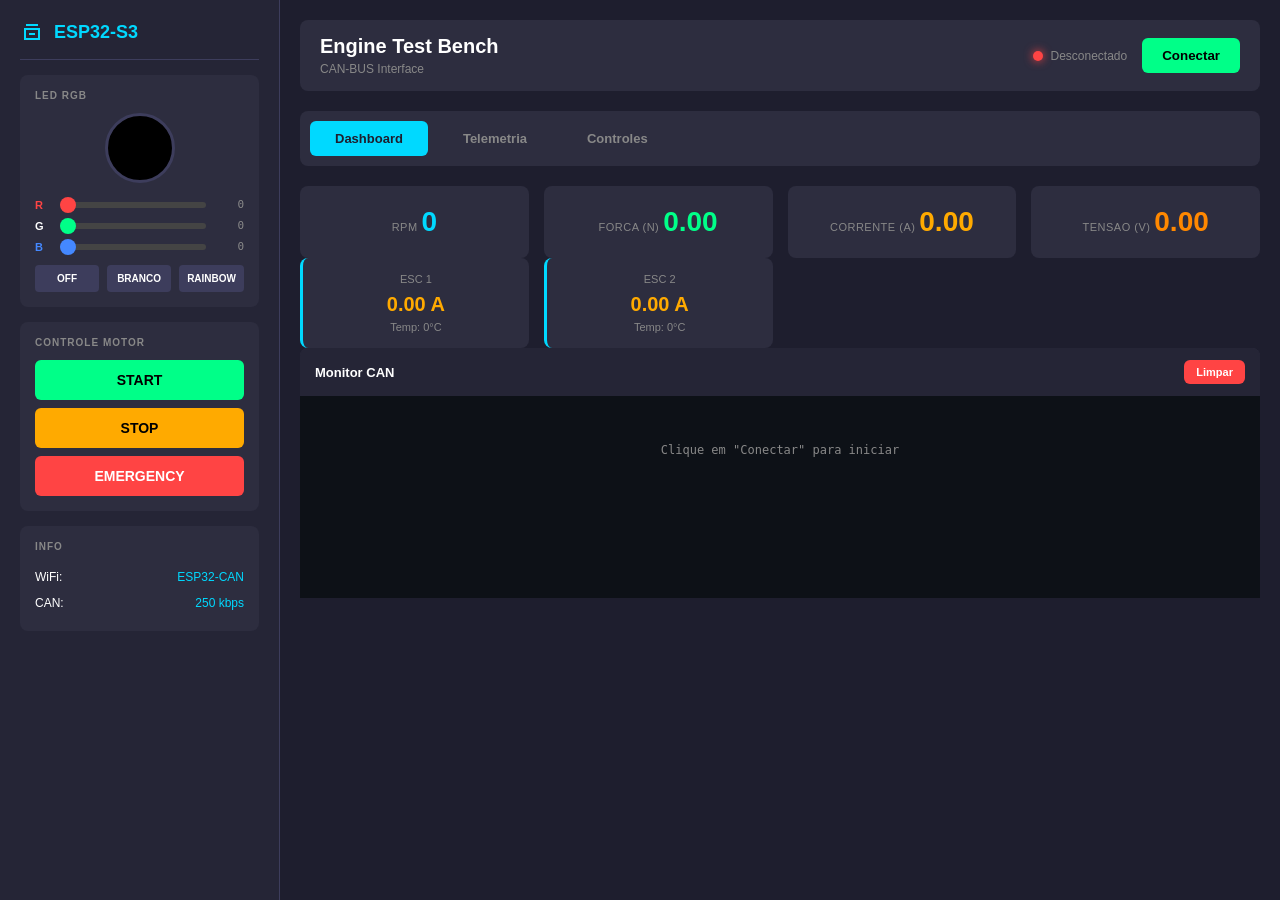
<file: data/index.html>
<!DOCTYPE html>
<html lang="pt-br">
<head>
    <meta charset="UTF-8">
    <meta name="viewport" content="width=device-width, initial-scale=1.0">
    <title>Motor Test Bench - Dashboard</title>
    <link href="style.css" rel="stylesheet">
</head>
<body>

<div class="app-container">
    <!-- Sidebar -->
    <aside class="sidebar">
        <div class="sidebar-header">
            <i class="icon-cpu"></i>
            <span>ESP32-S3</span>
        </div>
        
        <!-- LED RGB -->
        <div class="sidebar-section">
            <div class="section-title">LED RGB</div>
            <div id="ledPreview" class="led-preview"></div>
            
            <div class="slider-group">
                <span class="slider-label text-danger">R</span>
                <input type="range" id="sliderR" min="0" max="255" value="0">
                <span id="valR" class="slider-value">0</span>
            </div>
            <div class="slider-group">
                <span class="slider-label text-success">G</span>
                <input type="range" id="sliderG" min="0" max="255" value="0">
                <span id="valG" class="slider-value">0</span>
            </div>
            <div class="slider-group">
                <span class="slider-label text-primary">B</span>
                <input type="range" id="sliderB" min="0" max="255" value="0">
                <span id="valB" class="slider-value">0</span>
            </div>
            
            <div class="btn-group-vertical">
                <button onclick="apagarLED()">OFF</button>
                <button onclick="brancoLED()">BRANCO</button>
                <button onclick="rainbowLED()">RAINBOW</button>
            </div>
        </div>
        
        <!-- Control Buttons -->
        <div class="sidebar-section">
            <div class="section-title">Controle Motor</div>
            <button id="btn-start" class="btn-control btn-start">START</button>
            <button id="btn-stop" class="btn-control btn-stop">STOP</button>
            <button id="btn-emergency" class="btn-control btn-emergency">EMERGENCY</button>
        </div>
        
        <!-- Info -->
        <div class="sidebar-section">
            <div class="section-title">Info</div>
            <div class="info-row">
                <span>WiFi:</span>
                <span class="text-cyan">ESP32-CAN</span>
            </div>
            <div class="info-row">
                <span>CAN:</span>
                <span class="text-cyan">250 kbps</span>
            </div>
        </div>
    </aside>

    <!-- Main Content -->
    <main class="main-content">
        <!-- Top Bar -->
        <div class="top-bar">
            <div class="top-bar-title">
                <h1>Engine Test Bench</h1>
                <span class="subtitle">CAN-BUS Interface</span>
            </div>
            <div class="top-bar-actions">
                <div class="connection-indicator">
                    <span id="statusDot" class="status-dot disconnected"></span>
                    <span id="connectionStatus">Desconectado</span>
                </div>
                <button id="connectBtn" onclick="connectWs()" class="btn-connect">Conectar</button>
            </div>
        </div>

        <!-- Tab Navigation -->
        <div class="tab-nav">
            <button class="tab-btn active" onclick="showTab('dashboard')">Dashboard</button>
            <button class="tab-btn" onclick="showTab('telemetry')">Telemetria</button>
            <button class="tab-btn" onclick="showTab('controls')">Controles</button>
        </div>

        <!-- Tab: Dashboard -->
        <div id="tab-dashboard" class="tab-content active">
            <!-- Stats Grid -->
            <div class="stats-grid">
                <div class="stat-card">
                    <span class="stat-label">RPM</span>
                    <span id="val-rpm" class="stat-value text-cyan">0</span>
                </div>
                <div class="stat-card">
                    <span class="stat-label">Forca (N)</span>
                    <span id="val-force" class="stat-value text-green">0.00</span>
                </div>
                <div class="stat-card">
                    <span class="stat-label">Corrente (A)</span>
                    <span id="val-current" class="stat-value text-yellow">0.00</span>
                </div>
                <div class="stat-card">
                    <span class="stat-label">Tensao (V)</span>
                    <span id="val-voltage" class="stat-value text-orange">0.00</span>
                </div>
            </div>

            <!-- ESC Currents -->
            <div class="esc-currents">
                <div class="esc-card">
                    <div class="esc-title">ESC 1</div>
                    <div class="esc-current" id="esc1-current">0.00 A</div>
                    <div class="esc-temp">Temp: <span id="esc1-temp">0</span>°C</div>
                </div>
                <div class="esc-card">
                    <div class="esc-title">ESC 2</div>
                    <div class="esc-current" id="esc2-current">0.00 A</div>
                    <div class="esc-temp">Temp: <span id="esc2-temp">0</span>°C</div>
                </div>
            </div>

            <!-- Monitor -->
            <div class="monitor-section">
                <div class="monitor-header">
                    <span>Monitor CAN</span>
                    <button onclick="clearTerminal()" class="btn-clear">Limpar</button>
                </div>
                <div id="terminal" class="terminal">
                    <div class="init-message">Clique em "Conectar" para iniciar</div>
                </div>
            </div>
        </div>

        <!-- Tab: Telemetria -->
        <div id="tab-telemetry" class="tab-content">
            <div class="telemetry-grid">
                <div class="chart-card">
                    <div class="chart-title">RPM em Tempo Real</div>
                    <canvas id="chart-rpm"></canvas>
                </div>
                <div class="chart-card">
                    <div class="chart-title">Forca (N)</div>
                    <canvas id="chart-force"></canvas>
                </div>
                <div class="chart-card">
                    <div class="chart-title">Corrente Total (A)</div>
                    <canvas id="chart-current"></canvas>
                </div>
                <div class="chart-card">
                    <div class="chart-title">Corrente por ESC</div>
                    <canvas id="chart-esc"></canvas>
                </div>
            </div>
        </div>

        <!-- Tab: Controles -->
        <div id="tab-controls" class="tab-content">
            <div class="controls-grid">
                <!-- Modo de Operacao -->
                <div class="control-card control-card-wide">
                    <div class="control-title">Modo de Operacao</div>
                    <div class="mode-toggle">
                        <button id="mode-rpm" class="mode-btn active" onclick="setMode('RPM')">RPM</button>
                        <button id="mode-pwm" class="mode-btn" onclick="setMode('PWM')">PWM</button>
                    </div>
                </div>

                <!-- RPM Manual (so quando modo RPM) -->
                <div id="control-rpm" class="control-card">
                    <div class="control-title">RPM Manual</div>
                    <input type="range" id="ctrl-rpm" class="rpm-slider" min="0" max="3000" value="0">
                    <div class="rpm-value" id="val-rpm-manual">0</div>
                </div>

                <!-- PWM Manual (so quando modo PWM) -->
                <div id="control-pwm" class="control-card" style="display:none;">
                    <div class="control-title">PWM Manual (%)</div>
                    <input type="range" id="ctrl-pwm" class="pwm-slider" min="0" max="100" value="0">
                    <div class="pwm-value" id="val-pwm">0%</div>
                </div>

                <!-- Speed Presets -->
                <div class="control-card">
                    <div class="control-title">Velocidade RPM</div>
                    <select id="ctrl-preset-speed" class="preset-select">
                        <option value="0">OFF (0 RPM)</option>
                        <option value="500">500 RPM</option>
                        <option value="800">800 RPM</option>
                        <option value="1000">1000 RPM</option>
                        <option value="1200">1200 RPM</option>
                        <option value="1500">1500 RPM</option>
                    </select>
                </div>

                <!-- Power Switches -->
                <div class="control-card">
                    <div class="control-title">ESC Logic</div>
                    <label class="switch-label">
                        <span>ESC 1</span>
                        <input type="checkbox" id="sw-esc-log1">
                        <span class="slider-switch"></span>
                    </label>
                    <label class="switch-label">
                        <span>ESC 2</span>
                        <input type="checkbox" id="sw-esc-log2">
                        <span class="slider-switch"></span>
                    </label>
                </div>

                <div class="control-card">
                    <div class="control-title">ESC Power</div>
                    <label class="switch-label">
                        <span>ESC 1</span>
                        <input type="checkbox" id="sw-esc-pwr1">
                        <span class="slider-switch"></span>
                    </label>
                    <label class="switch-label">
                        <span>ESC 2</span>
                        <input type="checkbox" id="sw-esc-pwr2">
                        <span class="slider-switch"></span>
                    </label>
                </div>
            </div>
        </div>
    </main>
</div>

<script src="app.js"></script>
</body>
</html>
</file>
<file: data/style.css>
/* Motor Test Bench - Complete Dashboard */

/* CSS Reset & Base */
*, *::before, *::after {
    box-sizing: border-box;
    margin: 0;
    padding: 0;
}

:root {
    --bg-dark: #1e1e2e;
    --bg-card: #2d2d3f;
    --bg-sidebar: #252536;
    --accent-cyan: #00d9ff;
    --accent-green: #00ff88;
    --accent-yellow: #ffaa00;
    --accent-red: #ff4444;
    --accent-orange: #ff8800;
    --text-muted: #888;
    --border-color: #3d3d5c;
}

body {
    font-family: 'Inter', -apple-system, BlinkMacSystemFont, 'Segoe UI', Roboto, sans-serif;
    background: var(--bg-dark);
    color: #fff;
    min-height: 100vh;
    font-size: 14px;
}

/* App Container */
.app-container {
    display: flex;
    min-height: 100vh;
}

/* Sidebar */
.sidebar {
    width: 280px;
    background: var(--bg-sidebar);
    padding: 20px;
    display: flex;
    flex-direction: column;
    gap: 15px;
    border-right: 1px solid var(--border-color);
    overflow-y: auto;
    max-height: 100vh;
}

.sidebar-header {
    display: flex;
    align-items: center;
    gap: 10px;
    font-size: 18px;
    font-weight: 700;
    text-transform: uppercase;
    color: var(--accent-cyan);
    padding-bottom: 15px;
    border-bottom: 1px solid var(--border-color);
}

.icon-cpu {
    width: 24px;
    height: 24px;
    background: var(--accent-cyan);
    mask: url("data:image/svg+xml,%3Csvg xmlns='http://www.w3.org/2000/svg' viewBox='0 0 24 24'%3E%3Cpath d='M6 4h12v2H6V4zm-2 4h16v12H4V8zm2 2v8h12v-8H6zm3 3h6v2H9v-2z'/%3E%3C/svg%3E") center/contain no-repeat;
}

.sidebar-section {
    background: var(--bg-card);
    border-radius: 8px;
    padding: 15px;
}

.section-title {
    font-size: 10px;
    font-weight: 600;
    text-transform: uppercase;
    color: var(--text-muted);
    margin-bottom: 12px;
    letter-spacing: 1px;
}

/* LED Preview */
.led-preview {
    width: 70px;
    height: 70px;
    border-radius: 50%;
    background: #000;
    margin: 0 auto 15px;
    border: 3px solid var(--border-color);
}

/* Sliders */
.slider-group {
    display: flex;
    align-items: center;
    gap: 10px;
    margin-bottom: 8px;
}

.slider-label {
    width: 15px;
    font-weight: 700;
    font-size: 11px;
}

input[type="range"] {
    flex: 1;
    height: 6px;
    border-radius: 3px;
    background: #444;
    appearance: none;
    outline: none;
}

input[type="range"]::-webkit-slider-thumb {
    appearance: none;
    width: 16px;
    height: 16px;
    border-radius: 50%;
    cursor: pointer;
    background: var(--accent-cyan);
}

#sliderR::-webkit-slider-thumb { background: var(--accent-red); }
#sliderG::-webkit-slider-thumb { background: var(--accent-green); }
#sliderB::-webkit-slider-thumb { background: #4488ff; }

.slider-value {
    width: 28px;
    text-align: right;
    font-family: monospace;
    font-size: 11px;
    color: var(--text-muted);
}

.btn-group-vertical {
    display: flex;
    gap: 8px;
    margin-top: 12px;
}

.btn-group-vertical button {
    flex: 1;
    padding: 8px;
    border: none;
    border-radius: 4px;
    background: var(--border-color);
    color: #fff;
    font-size: 10px;
    font-weight: 600;
    cursor: pointer;
}

.btn-group-vertical button:hover {
    background: var(--accent-cyan);
    color: var(--bg-dark);
}

/* Control Buttons */
.btn-control {
    width: 100%;
    padding: 12px;
    border: none;
    border-radius: 6px;
    font-weight: 700;
    font-size: 14px;
    cursor: pointer;
    margin-bottom: 8px;
}

.btn-start { background: var(--accent-green); color: #000; }
.btn-stop { background: var(--accent-yellow); color: #000; }
.btn-emergency { background: var(--accent-red); color: #fff; margin-bottom: 0; animation: pulse 1s infinite; }

@keyframes pulse {
    0%, 100% { box-shadow: 0 0 5px var(--accent-red); }
    50% { box-shadow: 0 0 20px var(--accent-red); }
}

/* Mode Toggle */
.mode-toggle {
    display: flex;
    gap: 0;
    border-radius: 6px;
    overflow: hidden;
    border: 2px solid var(--accent-cyan);
}

.mode-btn {
    flex: 1;
    padding: 12px 20px;
    border: none;
    background: transparent;
    color: var(--text-muted);
    font-weight: 700;
    cursor: pointer;
    transition: all 0.2s;
}

.mode-btn.active {
    background: var(--accent-cyan);
    color: var(--bg-dark);
}

.mode-btn:hover:not(.active) {
    background: var(--border-color);
    color: #fff;
}

/* ESC Currents - 2 cards */
.esc-currents {
    display: grid;
    grid-template-columns: repeat(2, 1fr);
    gap: 15px;
}

/* Control Card Wide */
.control-card-wide {
    grid-column: span 2;
}

@media (max-width: 1200px) {
    .esc-currents {
        grid-template-columns: repeat(2, 1fr);
    }
    .control-card-wide {
        grid-column: span 1;
    }
}

/* Info */
.info-row {
    display: flex;
    justify-content: space-between;
    padding: 6px 0;
    font-size: 12px;
}

.text-cyan { color: var(--accent-cyan); }
.text-yellow { color: var(--accent-yellow); }
.text-green { color: var(--accent-green); }
.text-danger { color: var(--accent-red); }
.text-primary { color: #4488ff; }
.text-orange { color: var(--accent-orange); }

/* Main Content */
.main-content {
    flex: 1;
    padding: 20px;
    display: flex;
    flex-direction: column;
    gap: 20px;
    overflow-y: auto;
}

/* Top Bar */
.top-bar {
    display: flex;
    justify-content: space-between;
    align-items: center;
    padding: 15px 20px;
    background: var(--bg-card);
    border-radius: 8px;
}

.top-bar-title h1 {
    font-size: 20px;
    font-weight: 700;
    margin-bottom: 2px;
}

.subtitle {
    font-size: 12px;
    color: var(--text-muted);
}

.top-bar-actions {
    display: flex;
    align-items: center;
    gap: 15px;
}

.connection-indicator {
    display: flex;
    align-items: center;
    gap: 8px;
    font-size: 12px;
    color: var(--text-muted);
}

.status-dot {
    width: 10px;
    height: 10px;
    border-radius: 50%;
}

.status-dot.connected {
    background: var(--accent-green);
    box-shadow: 0 0 10px var(--accent-green);
}

.status-dot.disconnected {
    background: var(--accent-red);
    box-shadow: 0 0 10px var(--accent-red);
}

button {
    border: none;
    border-radius: 6px;
    cursor: pointer;
    font-weight: 600;
    transition: all 0.2s;
}

.btn-connect {
    padding: 10px 20px;
    background: var(--accent-green);
    color: #000;
}

.btn-connect.connected {
    background: #666;
    color: #fff;
}

/* Tab Navigation */
.tab-nav {
    display: flex;
    gap: 10px;
    background: var(--bg-card);
    padding: 10px;
    border-radius: 8px;
}

.tab-btn {
    padding: 10px 25px;
    background: transparent;
    color: var(--text-muted);
    font-size: 13px;
}

.tab-btn.active {
    background: var(--accent-cyan);
    color: var(--bg-dark);
}

.tab-btn:hover:not(.active) {
    background: var(--border-color);
    color: #fff;
}

/* Tab Content */
.tab-content {
    display: none;
}

.tab-content.active {
    display: block;
}

/* Stats Grid */
.stats-grid {
    display: grid;
    grid-template-columns: repeat(4, 1fr);
    gap: 15px;
}

.stat-card {
    background: var(--bg-card);
    padding: 20px;
    border-radius: 8px;
    text-align: center;
}

.stat-label {
    font-size: 11px;
    text-transform: uppercase;
    color: var(--text-muted);
    letter-spacing: 0.5px;
    margin-bottom: 5px;
}

.stat-value {
    font-size: 28px;
    font-weight: 700;
}

/* ESC Currents */
.esc-currents {
    display: grid;
    grid-template-columns: repeat(4, 1fr);
    gap: 15px;
}

.esc-card {
    background: var(--bg-card);
    padding: 15px;
    border-radius: 8px;
    text-align: center;
    border-left: 3px solid var(--accent-cyan);
}

.esc-title {
    font-size: 11px;
    text-transform: uppercase;
    color: var(--text-muted);
    margin-bottom: 8px;
}

.esc-current {
    font-size: 20px;
    font-weight: 700;
    color: var(--accent-yellow);
}

.esc-temp {
    font-size: 11px;
    color: var(--text-muted);
    margin-top: 5px;
}

/* Monitor */
.monitor-section {
    flex: 1;
    background: var(--bg-card);
    border-radius: 8px;
    display: flex;
    flex-direction: column;
    min-height: 250px;
}

.monitor-header {
    display: flex;
    justify-content: space-between;
    align-items: center;
    padding: 12px 15px;
    background: var(--bg-sidebar);
    border-radius: 8px 8px 0 0;
    font-weight: 600;
    font-size: 13px;
}

.btn-clear {
    padding: 6px 12px;
    background: var(--accent-red);
    color: #fff;
    font-size: 11px;
}

.terminal {
    flex: 1;
    overflow-y: auto;
    padding: 15px;
    background: #0d1117;
    font-family: 'Consolas', monospace;
    font-size: 12px;
    line-height: 1.5;
}

.init-message {
    color: var(--text-muted);
    text-align: center;
    padding: 30px;
}

/* Messages */
.msg {
    padding: 4px 8px;
    margin: 2px 0;
    border-radius: 3px;
    border-left: 3px solid;
}

.msg-can { border-left-color: var(--accent-green); }
.msg-serial { border-left-color: var(--accent-yellow); }
.msg-error { border-left-color: var(--accent-red); }

.msg-time { color: #555; margin-right: 10px; }

.type-can {
    background: rgba(0, 255, 136, 0.15);
    color: var(--accent-green);
    padding: 1px 6px;
    border-radius: 3px;
    font-size: 10px;
    margin-right: 8px;
}

.type-serial {
    background: rgba(255, 170, 0, 0.15);
    color: var(--accent-yellow);
    padding: 1px 6px;
    border-radius: 3px;
    font-size: 10px;
    margin-right: 8px;
}

/* Telemetry */
.telemetry-grid {
    display: grid;
    grid-template-columns: repeat(2, 1fr);
    gap: 20px;
}

.chart-card {
    background: var(--bg-card);
    padding: 20px;
    border-radius: 8px;
}

.chart-title {
    font-size: 12px;
    text-transform: uppercase;
    color: var(--text-muted);
    margin-bottom: 15px;
    font-weight: 600;
}

.chart-card canvas {
    width: 100%;
    height: 150px;
}

/* Controls */
.controls-grid {
    display: grid;
    grid-template-columns: repeat(3, 1fr);
    gap: 20px;
}

.control-card {
    background: var(--bg-card);
    padding: 20px;
    border-radius: 8px;
}

.control-title {
    font-size: 12px;
    text-transform: uppercase;
    color: var(--text-muted);
    margin-bottom: 15px;
    font-weight: 600;
}

.preset-select {
    width: 100%;
    padding: 12px;
    background: var(--bg-dark);
    border: 1px solid var(--border-color);
    border-radius: 6px;
    color: #fff;
    font-size: 14px;
}

.rpm-slider, .pwm-slider {
    width: 100%;
    margin-bottom: 10px;
}

.rpm-value, .pwm-value {
    text-align: center;
    font-size: 24px;
    font-weight: 700;
    color: var(--accent-cyan);
}

.switch-label {
    display: flex;
    justify-content: space-between;
    align-items: center;
    padding: 10px 0;
    border-bottom: 1px solid var(--border-color);
    cursor: pointer;
    font-size: 13px;
}

.switch-label:last-child {
    border-bottom: none;
}

.switch-label input {
    display: none;
}

.slider-switch {
    width: 44px;
    height: 24px;
    background: #444;
    border-radius: 12px;
    position: relative;
}

.slider-switch::after {
    content: '';
    position: absolute;
    width: 20px;
    height: 20px;
    background: #fff;
    border-radius: 50%;
    top: 2px;
    left: 2px;
    transition: all 0.3s;
}

.switch-label input:checked + .slider-switch {
    background: var(--accent-green);
}

.switch-label input:checked + .slider-switch::after {
    left: 22px;
}

/* Scrollbar */
.terminal::-webkit-scrollbar {
    width: 8px;
}

.terminal::-webkit-scrollbar-track {
    background: var(--bg-dark);
}

.terminal::-webkit-scrollbar-thumb {
    background: var(--border-color);
    border-radius: 4px;
}

/* Responsive */
@media (max-width: 1200px) {
    .esc-currents {
        grid-template-columns: repeat(2, 1fr);
    }
    .stats-grid {
        grid-template-columns: repeat(2, 1fr);
    }
    .telemetry-grid {
        grid-template-columns: 1fr;
    }
    .controls-grid {
        grid-template-columns: repeat(2, 1fr);
    }
}

@media (max-width: 900px) {
    .app-container {
        flex-direction: column;
    }
    .sidebar {
        width: 100%;
        max-height: none;
    }
}
</file>
